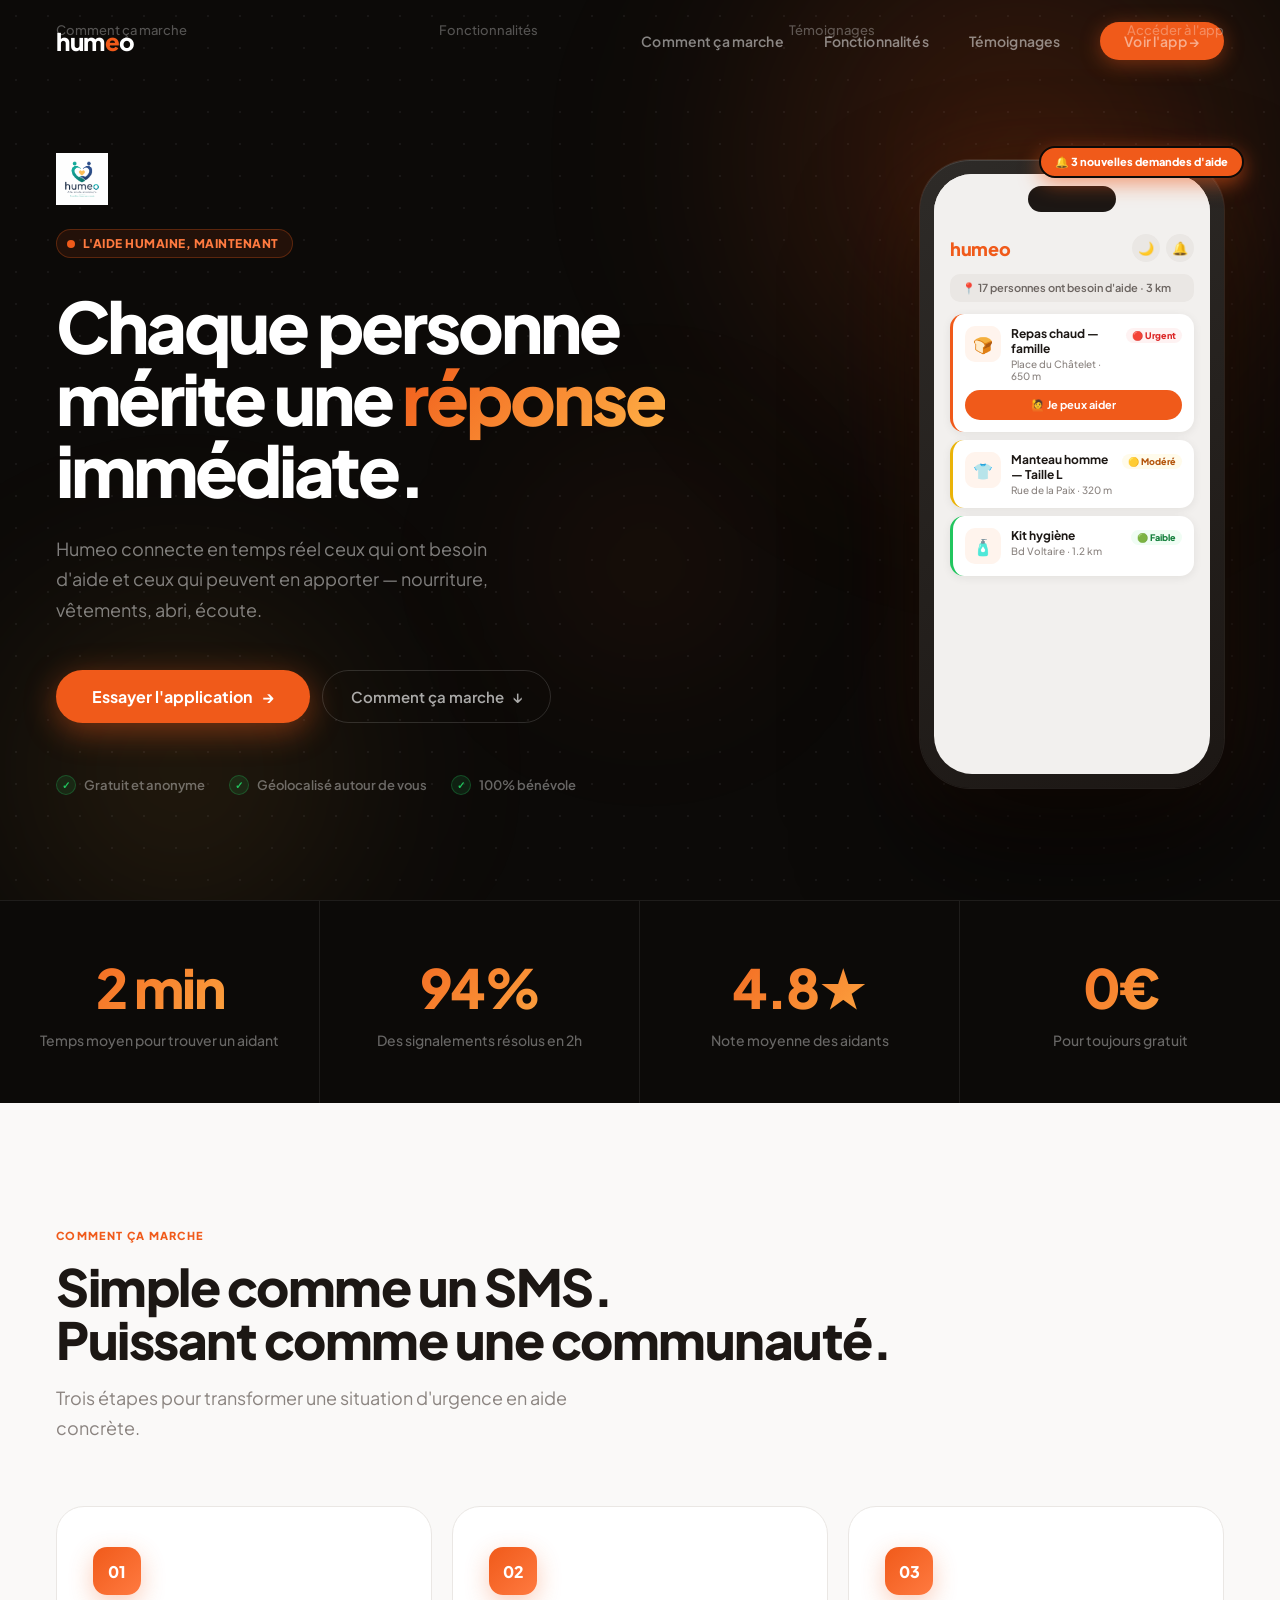
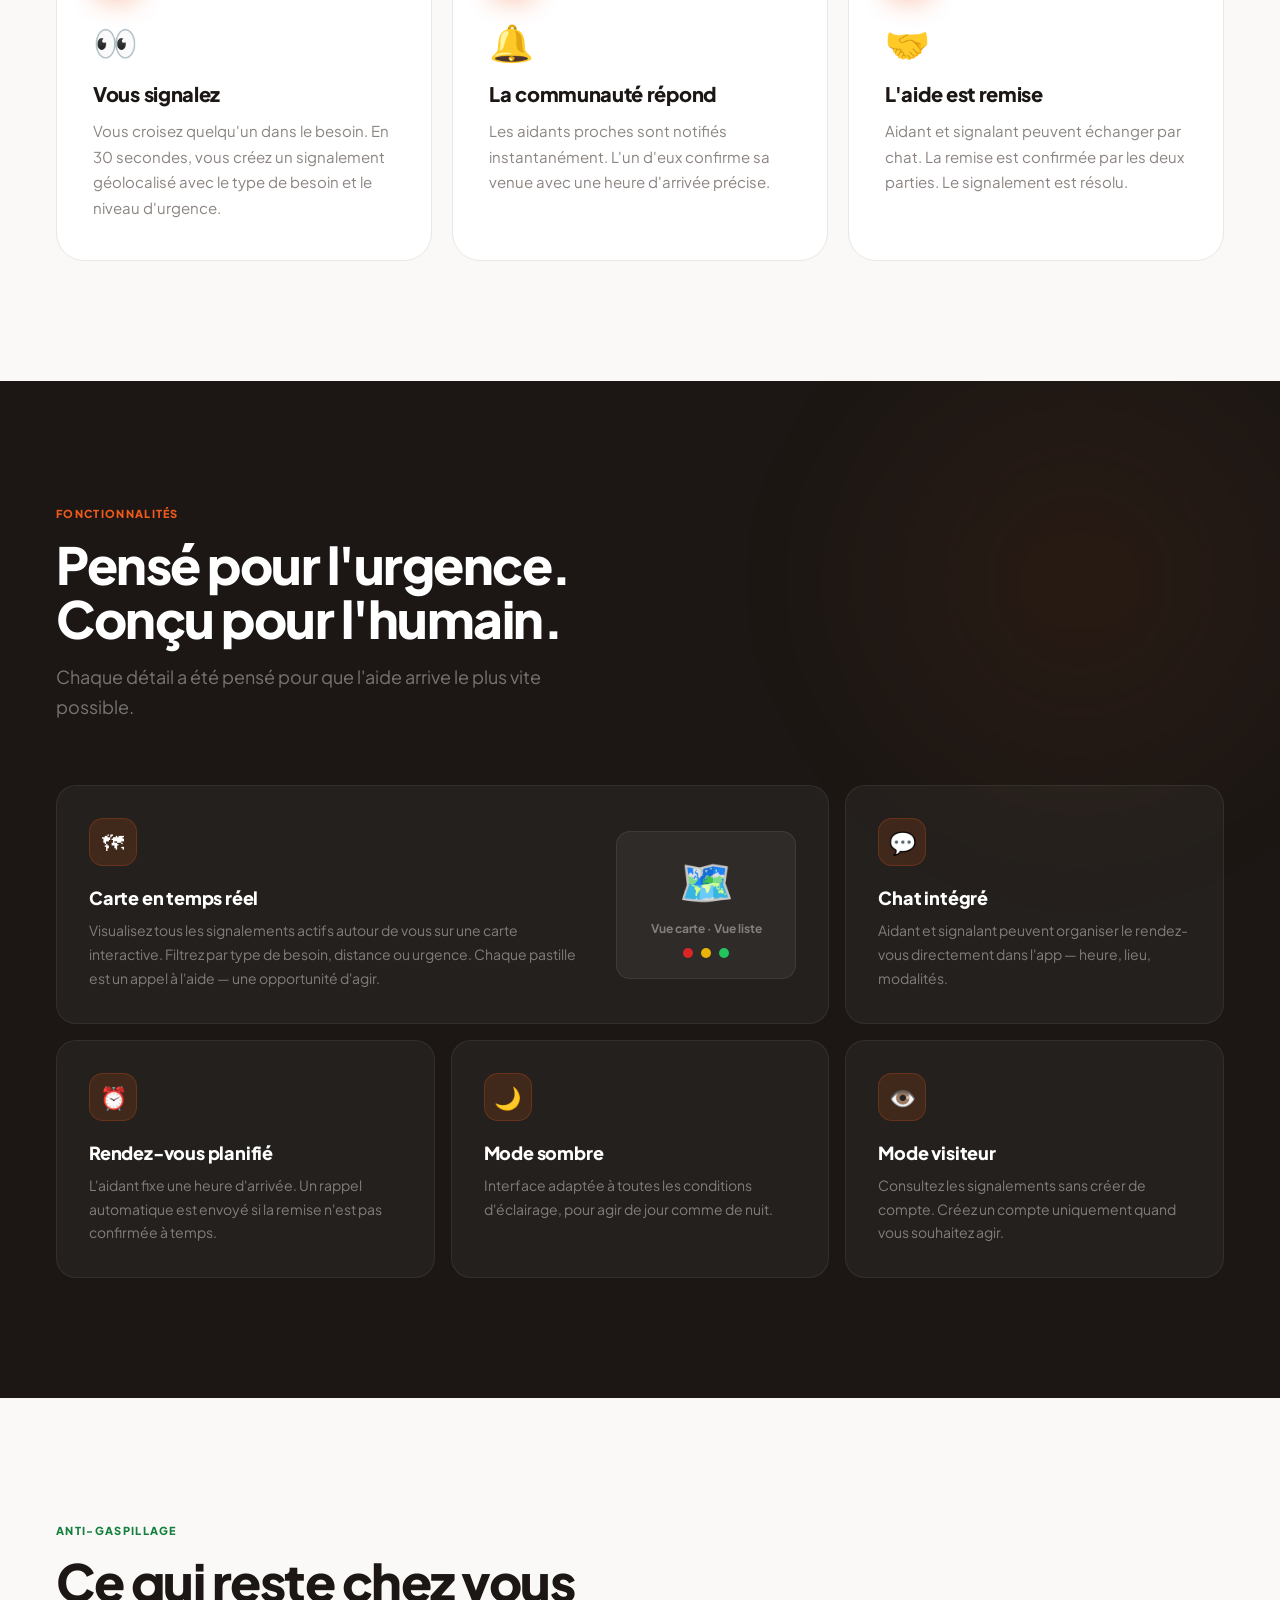
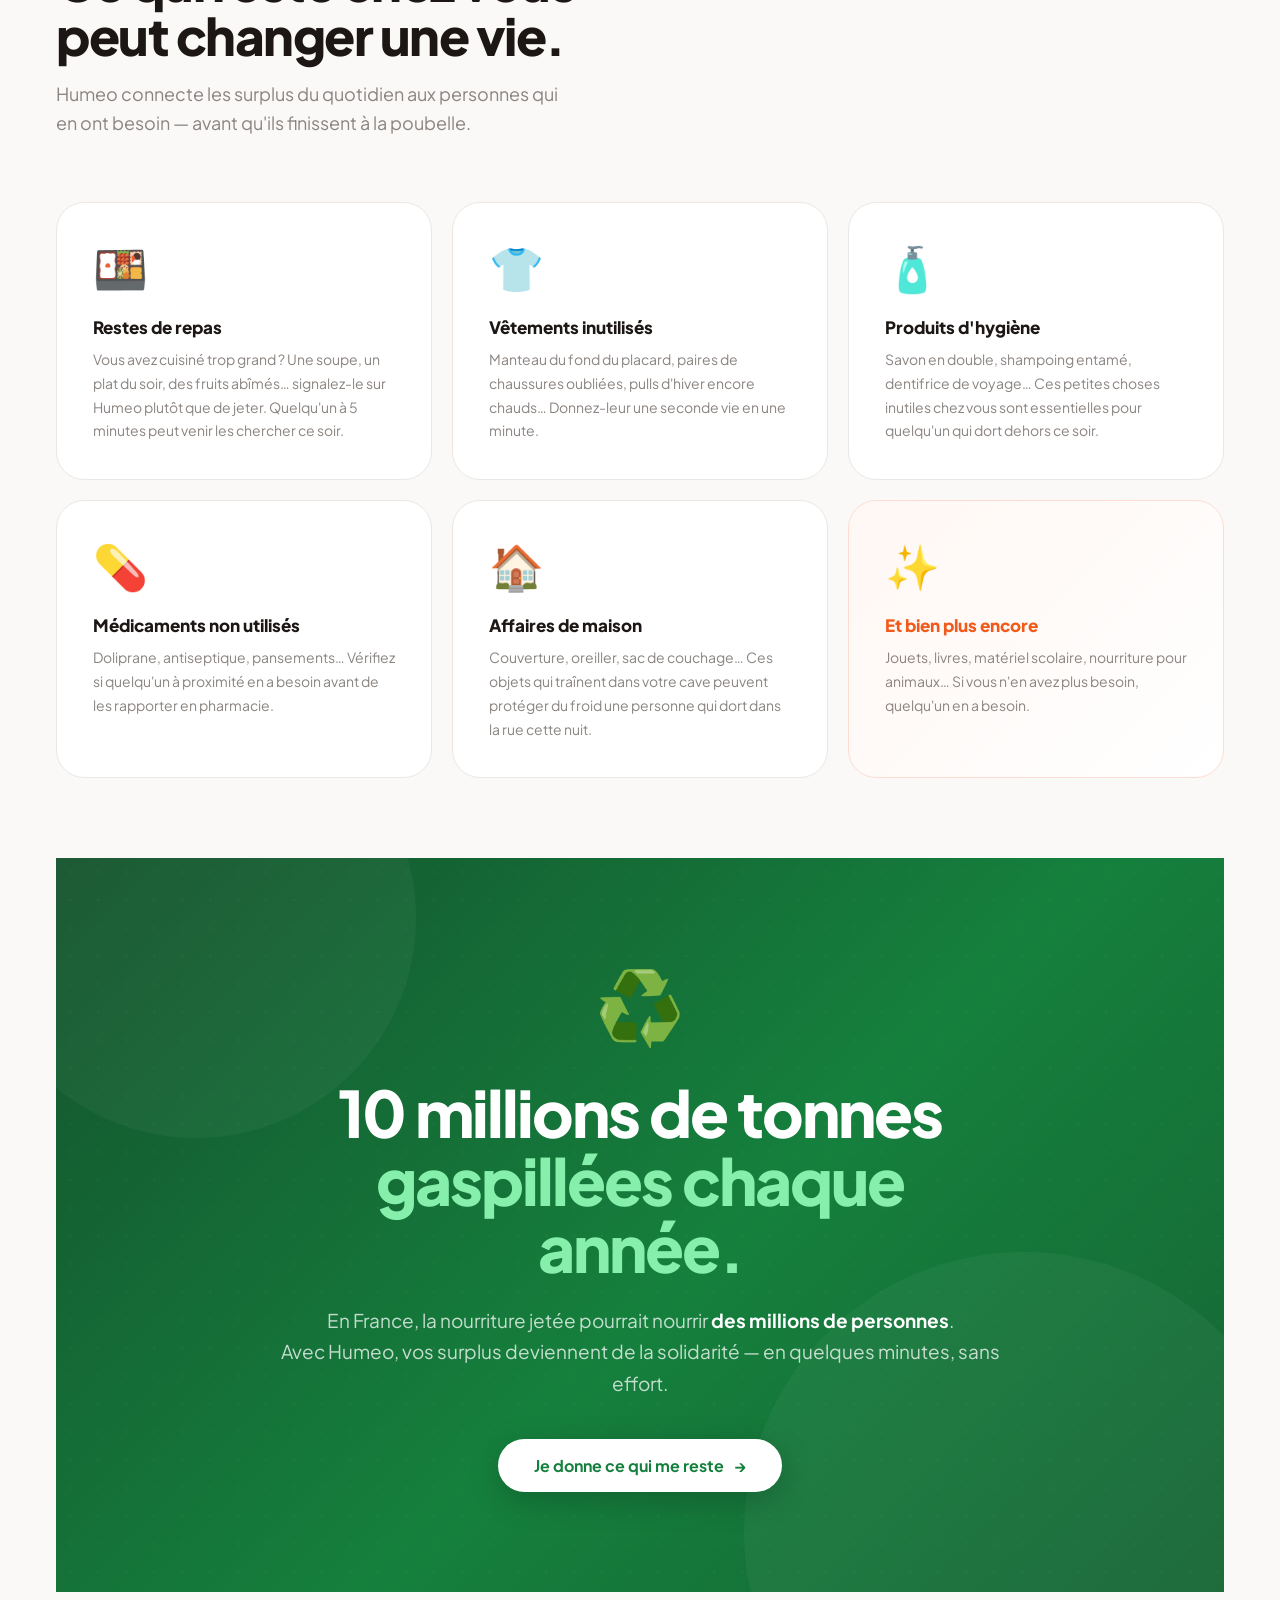
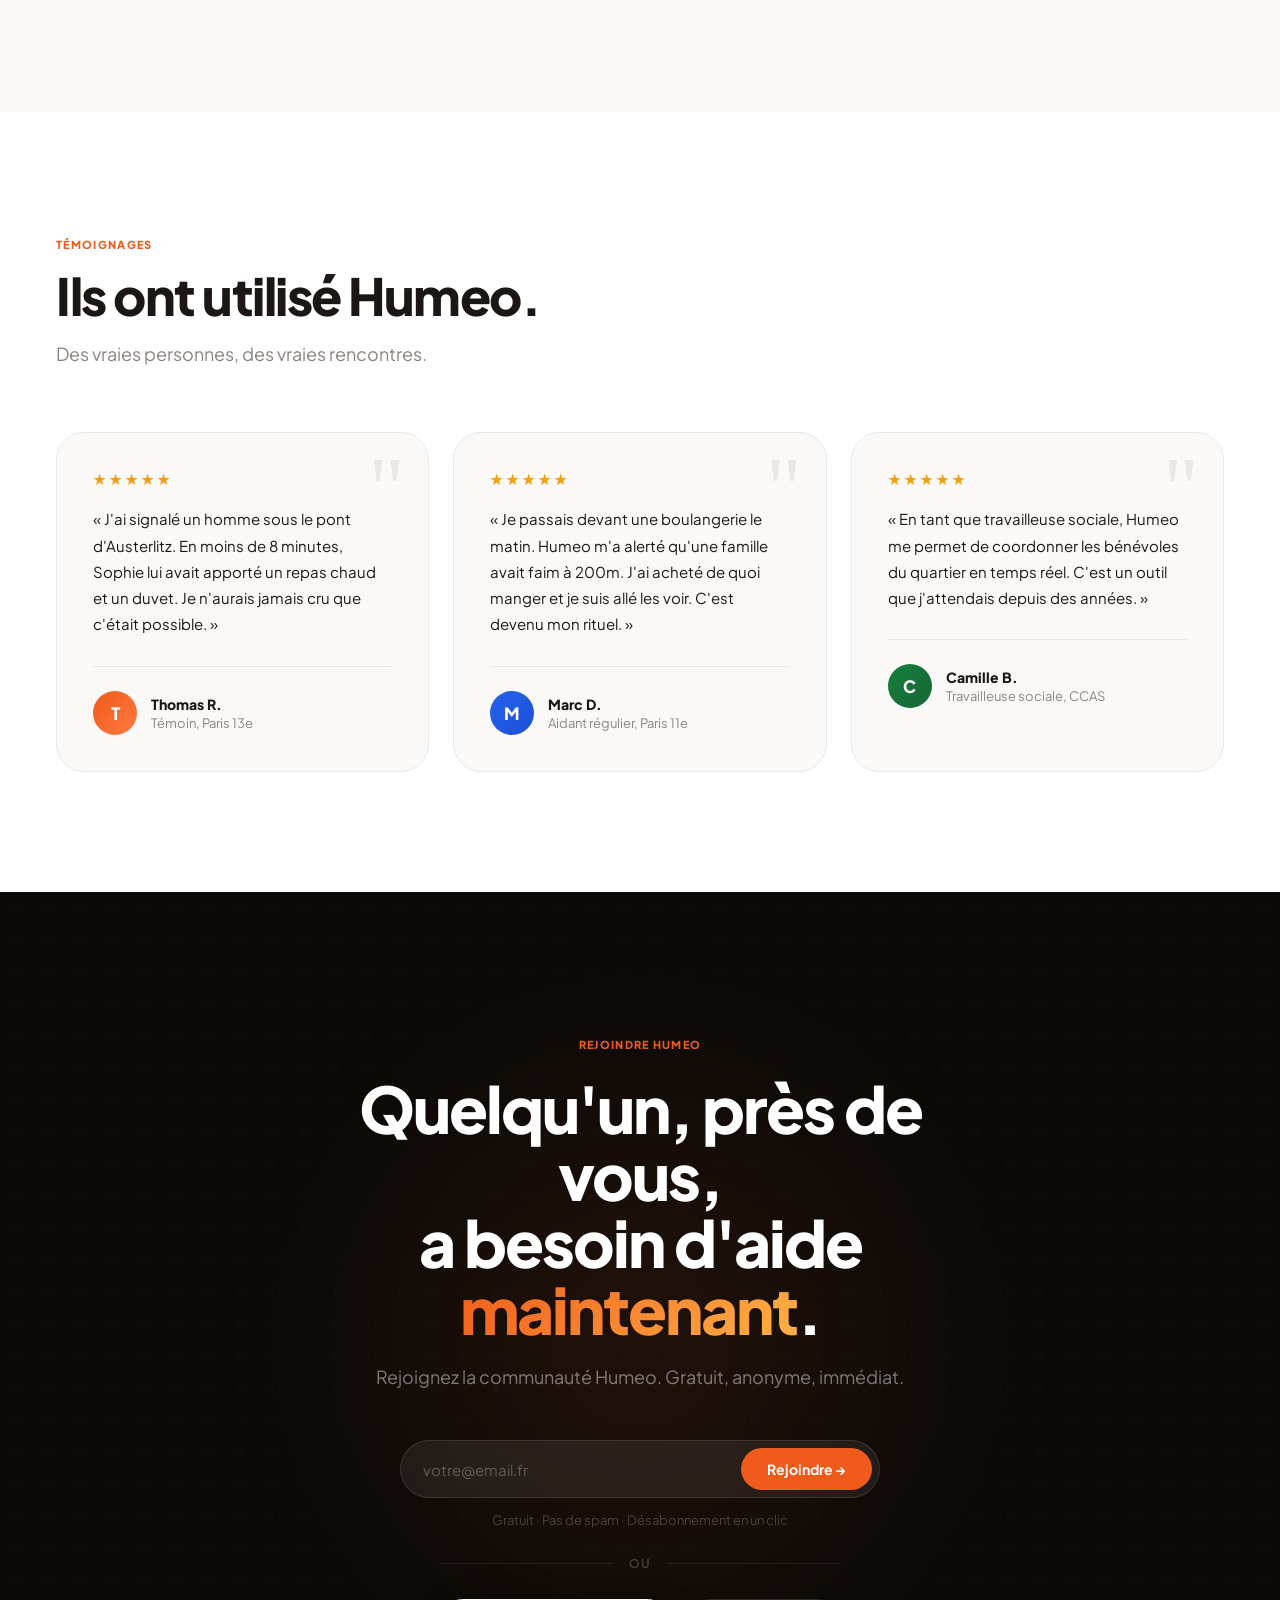
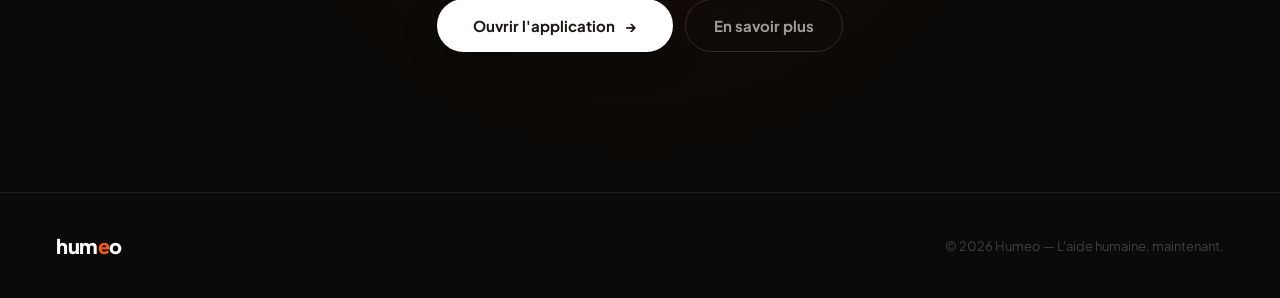
<file: app.html>
<!DOCTYPE html>
<html lang="fr">
<head>
  <meta charset="UTF-8">
  <meta name="viewport" content="width=device-width, initial-scale=1.0">
  <title>Humeo — L'aide humaine, maintenant</title>
  <meta name="description" content="Humeo connecte en temps réel ceux qui ont besoin d'aide avec ceux qui peuvent en apporter — nourriture, vêtements, abri, écoute. Gratuit, anonyme et 100% bénévole.">
  <meta name="robots" content="index, follow">
  <meta property="og:type" content="website">
  <meta property="og:title" content="Humeo — L'aide humaine, maintenant">
  <meta property="og:description" content="Connectez-vous avec ceux qui ont besoin d'aide autour de vous. Gratuit et anonyme.">
  <meta property="og:image" content="humeo.png">
  <meta property="og:locale" content="fr_FR">
  <meta name="twitter:card" content="summary_large_image">
  <meta name="twitter:title" content="Humeo — L'aide humaine, maintenant">
  <meta name="twitter:image" content="humeo.png">
  <link rel="icon" href="data:image/svg+xml,<svg xmlns='http://www.w3.org/2000/svg' viewBox='0 0 100 100'><text y='.9em' font-size='90'>🤝</text></svg>">
  <link rel="preconnect" href="https://fonts.googleapis.com">
  <link rel="preconnect" href="https://fonts.gstatic.com" crossorigin>
  <link href="https://fonts.googleapis.com/css2?family=Plus+Jakarta+Sans:wght@300;400;500;600;700;800;900&display=swap" rel="stylesheet">

  <style>
    *, *::before, *::after { box-sizing: border-box; margin: 0; padding: 0; }

    :root {
      --night:    #0C0A08;
      --dark:     #1C1714;
      --primary:  #F05A1A;
      --primary-l:#FF7A40;
      --amber:    #FFB347;
      --cream:    #FAF9F8;
      --white:    #FFFFFF;
      --muted:    #8B8480;
      --border:   rgba(255,255,255,.08);
      --borderl:  #EAE7E4;
      --r:        20px;
      --rl:       28px;
    }

    html { scroll-behavior: smooth; }
    body { font-family: 'Plus Jakarta Sans', sans-serif; background: var(--night); color: #fff; overflow-x: hidden; }

    /* ── PROGRESS BAR ── */
    #prog {
      position: fixed; top: 0; left: 0; z-index: 9999;
      height: 3px; width: 0%;
      background: linear-gradient(90deg, var(--primary), var(--amber));
      transition: width .08s linear;
      pointer-events: none;
    }

    /* ── SKIP ── */
    .skip { position: absolute; top: -100px; left: 16px; background: var(--primary); color: #fff; padding: 8px 16px; border-radius: 8px; font-weight: 700; font-size: 14px; text-decoration: none; z-index: 9999; transition: top .2s; }
    .skip:focus { top: 16px; }
    :focus-visible { outline: 2px solid var(--primary); outline-offset: 3px; border-radius: 4px; }

    /* ── NAV ── */
    nav {
      position: fixed; top: 0; left: 0; right: 0; z-index: 100;
      padding: 22px 56px;
      display: flex; align-items: center; justify-content: space-between;
      transition: padding .4s, background .4s, box-shadow .4s;
    }
    nav.scrolled {
      padding: 14px 56px;
      background: rgba(12,10,8,.92);
      backdrop-filter: blur(24px);
      -webkit-backdrop-filter: blur(24px);
      border-bottom: 1px solid var(--border);
      box-shadow: 0 8px 40px rgba(0,0,0,.35);
    }
    .nav-logo { font-size: 24px; font-weight: 900; letter-spacing: -.5px; text-decoration: none; color: #fff; }
    .nav-logo span { color: var(--primary); }
    .nav-links { display: flex; gap: 40px; align-items: center; }
    .nav-links a { font-size: 14px; font-weight: 600; color: rgba(255,255,255,.5); text-decoration: none; transition: color .2s; letter-spacing: .01em; }
    .nav-links a:hover { color: #fff; }
    .nav-cta { background: var(--primary); color: #fff; padding: 10px 24px; border-radius: 999px; font-size: 14px; font-weight: 700; text-decoration: none; transition: background .2s, transform .15s, box-shadow .2s; box-shadow: 0 4px 20px rgba(240,90,26,.4); }
    .nav-cta:hover { background: var(--primary-l); transform: translateY(-1px); box-shadow: 0 8px 28px rgba(240,90,26,.55); }

    .hamburger { display: none; flex-direction: column; gap: 5px; cursor: pointer; padding: 6px; border: none; background: none; border-radius: 6px; }
    .hamburger span { width: 22px; height: 2px; background: #fff; border-radius: 2px; transition: transform .3s, opacity .3s; display: block; }
    .hamburger[aria-expanded="true"] span:nth-child(1) { transform: rotate(45deg) translate(5px, 5px); }
    .hamburger[aria-expanded="true"] span:nth-child(2) { opacity: 0; transform: scaleX(0); }
    .hamburger[aria-expanded="true"] span:nth-child(3) { transform: rotate(-45deg) translate(5px, -5px); }

    /* ══════════════════════════════════════════
       HERO
    ══════════════════════════════════════════ */
    .hero {
      min-height: 100vh;
      background: var(--night);
      position: relative; overflow: hidden;
      display: flex; align-items: center;
    }
    /* dot grid */
    .hero::before {
      content: '';
      position: absolute; inset: 0;
      background-image: radial-gradient(circle, rgba(255,255,255,.055) 1px, transparent 1px);
      background-size: 32px 32px;
      pointer-events: none;
    }
    .blob {
      position: absolute; border-radius: 50%;
      filter: blur(80px); pointer-events: none;
    }
    .blob-1 { width: 760px; height: 760px; background: radial-gradient(circle, rgba(240,90,26,.22) 0%, transparent 70%); top: -220px; right: -120px; animation: bdrift 14s ease-in-out infinite; }
    .blob-2 { width: 520px; height: 520px; background: radial-gradient(circle, rgba(255,179,71,.12) 0%, transparent 70%); bottom: -130px; left: -80px; animation: bdrift 18s ease-in-out infinite reverse; }
    .blob-3 { width: 320px; height: 320px; background: radial-gradient(circle, rgba(240,90,26,.1) 0%, transparent 70%); top: 45%; left: 38%; animation: bdrift 9s ease-in-out infinite; }
    @keyframes bdrift { 0%,100%{transform:translate(0,0) scale(1)} 33%{transform:translate(24px,-44px) scale(1.04)} 66%{transform:translate(-18px,28px) scale(.97)} }

    .hero-inner {
      position: relative; z-index: 2;
      max-width: 1280px; margin: 0 auto;
      padding: 148px 56px 100px;
      display: flex; align-items: center; gap: 80px; width: 100%;
    }
    .hero-content { flex: 1; }

    .hero-badge {
      display: inline-flex; align-items: center; gap: 8px;
      background: rgba(240,90,26,.1); border: 1px solid rgba(240,90,26,.28);
      color: var(--primary-l);
      padding: 6px 14px 6px 10px; border-radius: 999px;
      font-size: 12px; font-weight: 800; letter-spacing: .04em; text-transform: uppercase;
      margin-bottom: 32px;
      animation: sup .9s ease both;
    }
    .badge-dot { width: 8px; height: 8px; border-radius: 50%; background: var(--primary); flex-shrink: 0; animation: bdot 2s infinite; }
    @keyframes bdot { 0%,100%{box-shadow:0 0 0 0 rgba(240,90,26,.5)} 50%{box-shadow:0 0 0 5px rgba(240,90,26,0)} }

    .hero-title {
      font-size: clamp(46px, 5.5vw, 86px);
      font-weight: 900; line-height: 1.02; letter-spacing: -3px;
      color: #fff; margin-bottom: 28px;
      animation: sup .9s .1s ease both;
    }
    .gt {
      background: linear-gradient(135deg, #F05A1A 0%, #FFB347 100%);
      -webkit-background-clip: text; -webkit-text-fill-color: transparent;
      background-clip: text;
    }

    .hero-sub {
      font-size: 18px; color: rgba(255,255,255,.48);
      line-height: 1.7; max-width: 480px; margin-bottom: 44px;
      animation: sup .9s .2s ease both;
    }
    .hero-ctas {
      display: flex; gap: 12px; align-items: center; flex-wrap: wrap;
      margin-bottom: 52px;
      animation: sup .9s .3s ease both;
    }
    .btn-glow {
      background: var(--primary); color: #fff;
      padding: 16px 36px; border-radius: 999px;
      font-size: 16px; font-weight: 700;
      text-decoration: none;
      display: inline-flex; align-items: center; gap: 10px;
      transition: background .2s, transform .2s, box-shadow .2s;
      box-shadow: 0 8px 32px rgba(240,90,26,.45);
      animation: bglow 3s ease-in-out infinite;
    }
    .btn-glow:hover { background: var(--primary-l); transform: translateY(-3px); box-shadow: 0 16px 48px rgba(240,90,26,.6); }
    @keyframes bglow { 0%,100%{box-shadow:0 8px 32px rgba(240,90,26,.45)} 50%{box-shadow:0 8px 52px rgba(240,90,26,.7),0 0 64px rgba(240,90,26,.15)} }
    .btn-outline-dark {
      color: rgba(255,255,255,.65); font-size: 15px; font-weight: 600;
      text-decoration: none; display: inline-flex; align-items: center; gap: 8px;
      border: 1px solid rgba(255,255,255,.14); padding: 16px 28px; border-radius: 999px;
      transition: color .2s, border-color .2s, background .2s;
    }
    .btn-outline-dark:hover { color: #fff; border-color: rgba(255,255,255,.3); background: rgba(255,255,255,.05); }

    .hero-trust { display: flex; gap: 24px; flex-wrap: wrap; animation: sup .9s .4s ease both; }
    .trust-pill { display: flex; align-items: center; gap: 8px; font-size: 13px; font-weight: 600; color: rgba(255,255,255,.38); }
    .trust-check { width: 20px; height: 20px; border-radius: 50%; background: rgba(34,197,94,.12); border: 1px solid rgba(34,197,94,.28); display: flex; align-items: center; justify-content: center; font-size: 10px; color: #22C55E; flex-shrink: 0; }

    /* Phone */
    .hero-visual { flex-shrink: 0; position: relative; animation: sup .9s .25s ease both; }
    .phone-frame {
      width: 304px; height: 628px;
      background: linear-gradient(150deg, #2E2B28 0%, #1C1714 100%);
      border-radius: 50px; padding: 14px;
      box-shadow: 0 0 0 1px rgba(255,255,255,.09), 0 60px 120px rgba(0,0,0,.65), 0 0 100px rgba(240,90,26,.14), inset 0 1px 0 rgba(255,255,255,.12);
      animation: pfloat 6s ease-in-out infinite;
    }
    @keyframes pfloat { 0%,100%{transform:translateY(0) rotate(-1.5deg)} 50%{transform:translateY(-20px) rotate(-1.5deg)} }
    .phone-screen-wrap { width: 100%; height: 100%; background: #F2F0EE; border-radius: 38px; overflow: hidden; }
    .phone-status-bar { height: 46px; background: #F2F0EE; display: flex; align-items: flex-end; justify-content: center; padding-bottom: 8px; }
    .phone-pill { width: 88px; height: 26px; background: var(--dark); border-radius: 999px; }
    .phone-body { padding: 14px 16px 16px; }
    .phone-topbar { display: flex; justify-content: space-between; align-items: center; margin-bottom: 12px; }
    .phone-appname { font-size: 18px; font-weight: 900; color: var(--primary); letter-spacing: -.3px; }
    .phone-icons { display: flex; gap: 6px; }
    .phone-icon-btn { width: 28px; height: 28px; border-radius: 50%; background: #EAE7E4; display: flex; align-items: center; justify-content: center; font-size: 13px; }
    .phone-location { display: flex; align-items: center; gap: 6px; background: #EAE7E4; border-radius: 10px; padding: 7px 12px; margin-bottom: 12px; font-size: 11px; font-weight: 600; color: #6B6460; }
    .pcard { background: #fff; border-radius: 14px; padding: 12px; margin-bottom: 8px; box-shadow: 0 2px 10px rgba(28,23,20,.07); border-left: 3px solid var(--primary); }
    .pcard--y { border-left-color: #EAB308; }
    .pcard--g { border-left-color: #22C55E; }
    .pcard-row { display: flex; align-items: flex-start; gap: 10px; }
    .pcard-icon { width: 36px; height: 36px; background: #FFF4ED; border-radius: 10px; display: flex; align-items: center; justify-content: center; font-size: 16px; flex-shrink: 0; }
    .pcard-text { flex: 1; min-width: 0; }
    .pcard-title { font-size: 12px; font-weight: 700; color: var(--dark); margin-bottom: 2px; }
    .pcard-sub { font-size: 10px; color: var(--muted); font-weight: 500; }
    .pcard-tag { font-size: 9px; font-weight: 800; padding: 2px 6px; border-radius: 999px; background: #FEF2F2; color: #DC2626; white-space: nowrap; flex-shrink: 0; margin-top: 2px; }
    .pcard-btn { margin-top: 8px; background: var(--primary); color: #fff; border: none; border-radius: 999px; padding: 8px 0; font-size: 11px; font-weight: 700; width: 100%; cursor: pointer; font-family: inherit; }

    .phone-notif-float {
      position: absolute; top: -14px; right: -20px;
      background: var(--primary); color: #fff;
      border-radius: 999px; padding: 7px 14px;
      font-size: 11px; font-weight: 800;
      box-shadow: 0 6px 20px rgba(240,90,26,.55);
      white-space: nowrap;
      animation: pfloat 4s ease-in-out infinite;
      animation-delay: -.6s;
      border: 2px solid var(--night);
    }

    @keyframes sup { from{opacity:0;transform:translateY(36px)} to{opacity:1;transform:none} }

    /* ══════════════════════════════════════════
       STATS
    ══════════════════════════════════════════ */
    .stats-section {
      background: var(--night);
      border-top: 1px solid var(--border);
    }
    .stats-grid {
      max-width: 1280px; margin: 0 auto;
      display: grid; grid-template-columns: repeat(4,1fr);
    }
    .stat-card {
      padding: 52px 32px; text-align: center;
      border-right: 1px solid var(--border);
      position: relative; transition: background .3s;
    }
    .stat-card::after { content:''; position:absolute; bottom:0; left:50%; transform:translateX(-50%); width:0; height:3px; background:linear-gradient(90deg,var(--primary),var(--amber)); border-radius:2px; transition:width .4s; }
    .stat-card:hover::after { width:70%; }
    .stat-card:last-child { border-right: none; }
    .stat-num {
      font-size: 54px; font-weight: 900; letter-spacing: -2px;
      background: linear-gradient(135deg, #F05A1A, #FFB347);
      -webkit-background-clip: text; -webkit-text-fill-color: transparent;
      background-clip: text; display: block;
      margin-bottom: 10px; transition: transform .2s;
    }
    .stat-card:hover .stat-num { transform: scale(1.06); }
    .stat-label { font-size: 14px; color: rgba(255,255,255,.38); font-weight: 500; line-height: 1.4; }

    /* ══════════════════════════════════════════
       HOW IT WORKS
    ══════════════════════════════════════════ */
    .how-section { background: var(--cream); padding: 120px 56px; }
    .how-inner { max-width: 1280px; margin: 0 auto; }
    .eyebrow { display: inline-block; font-size: 11px; font-weight: 800; letter-spacing: .12em; text-transform: uppercase; color: var(--primary); margin-bottom: 18px; }
    .eyebrow--green { color: #15803D; }
    .s-title { font-size: clamp(34px, 4vw, 54px); font-weight: 900; letter-spacing: -1.5px; line-height: 1.05; color: var(--dark); margin-bottom: 16px; }
    .s-sub { font-size: 18px; color: var(--muted); line-height: 1.65; max-width: 520px; margin-bottom: 64px; }

    .how-grid { display: grid; grid-template-columns: repeat(3,1fr); gap: 20px; }
    .how-card {
      background: #fff; border-radius: var(--rl); padding: 40px 36px;
      border: 1px solid var(--borderl);
      transition: transform .3s, box-shadow .3s;
    }
    .how-card:hover { transform: translateY(-8px); box-shadow: 0 32px 64px rgba(28,23,20,.1); }
    .how-step-num {
      width: 48px; height: 48px; border-radius: 14px;
      background: linear-gradient(135deg, var(--primary), var(--primary-l));
      color: #fff; font-size: 16px; font-weight: 900;
      display: flex; align-items: center; justify-content: center;
      margin-bottom: 24px;
      box-shadow: 0 8px 24px rgba(240,90,26,.3);
    }
    .how-icon { font-size: 36px; margin-bottom: 16px; }
    .how-title { font-size: 20px; font-weight: 800; color: var(--dark); margin-bottom: 12px; letter-spacing: -.3px; }
    .how-desc { font-size: 15px; color: var(--muted); line-height: 1.7; }

    /* ══════════════════════════════════════════
       FEATURES (dark)
    ══════════════════════════════════════════ */
    .feat-section {
      background: var(--dark); padding: 120px 56px;
      position: relative; overflow: hidden;
    }
    .feat-section::after {
      content:''; position:absolute;
      width:600px; height:600px;
      background:radial-gradient(circle,rgba(240,90,26,.07) 0%,transparent 70%);
      top:-100px; right:-100px;
      filter:blur(60px); pointer-events:none;
    }
    .feat-inner { max-width: 1280px; margin: 0 auto; position: relative; z-index: 1; }
    .feat-section .s-title { color: #fff; }
    .feat-section .s-sub { color: rgba(255,255,255,.4); }

    .feat-grid {
      display: grid; grid-template-columns: repeat(3,1fr);
      gap: 16px;
    }
    .feat-card {
      background: rgba(255,255,255,.04);
      border: 1px solid rgba(255,255,255,.07);
      border-radius: var(--r); padding: 32px;
      transition: background .3s, border-color .3s, transform .3s;
    }
    .feat-card:hover { background: rgba(255,255,255,.07); border-color: rgba(255,255,255,.13); transform: translateY(-4px); }
    .feat-card--wide { grid-column: span 2; display: flex; gap: 36px; align-items: center; }
    .feat-icon {
      width: 48px; height: 48px; border-radius: 14px;
      background: rgba(240,90,26,.14); border: 1px solid rgba(240,90,26,.22);
      display: flex; align-items: center; justify-content: center;
      font-size: 22px; margin-bottom: 20px; flex-shrink: 0;
    }
    .feat-title { font-size: 18px; font-weight: 800; color: #fff; margin-bottom: 10px; letter-spacing: -.2px; }
    .feat-desc { font-size: 14px; color: rgba(255,255,255,.42); line-height: 1.7; }
    .feat-preview {
      min-width: 180px; background: rgba(255,255,255,.05);
      border: 1px solid rgba(255,255,255,.07);
      border-radius: 14px; padding: 20px; text-align: center;
    }
    .feat-dots { display: flex; gap: 8px; justify-content: center; margin-top: 12px; }
    .feat-dot { width: 10px; height: 10px; border-radius: 50%; }

    /* ══════════════════════════════════════════
       ANTI-GASPILLAGE
    ══════════════════════════════════════════ */
    .waste-section { background: var(--cream); padding: 120px 56px; }
    .waste-inner { max-width: 1280px; margin: 0 auto; }
    .waste-grid { display: grid; grid-template-columns: repeat(3,1fr); gap: 20px; margin-top: 64px; }
    .waste-card {
      background: #fff; border-radius: var(--rl); padding: 36px;
      border: 1px solid var(--borderl);
      position: relative; overflow: hidden;
      transition: transform .3s, box-shadow .3s;
    }
    .waste-card::before { content:''; position:absolute; top:0; left:0; right:0; height:3px; background:linear-gradient(90deg,#15803D,#22C55E); border-radius:var(--rl) var(--rl) 0 0; opacity:0; transition:opacity .3s; }
    .waste-card:hover { transform: translateY(-6px); box-shadow: 0 24px 56px rgba(28,23,20,.08); }
    .waste-card:hover::before { opacity: 1; }
    .waste-emoji { font-size: 44px; display: block; margin-bottom: 20px; }
    .waste-title { font-size: 17px; font-weight: 800; color: var(--dark); margin-bottom: 10px; }
    .waste-desc { font-size: 14px; color: var(--muted); line-height: 1.7; }

    /* ══════════════════════════════════════════
       IMPACT BANNER
    ══════════════════════════════════════════ */
    .impact-banner {
      background: linear-gradient(135deg, #14532d 0%, #15803D 55%, #166534 100%);
      padding: 100px 56px; text-align: center;
      position: relative; overflow: hidden;
    }
    .impact-banner::before {
      content:''; position:absolute; inset:0;
      background-image:radial-gradient(circle,rgba(255,255,255,.04) 1px,transparent 1px);
      background-size:28px 28px;
    }
    .impact-orb { position:absolute; border-radius:50%; background:rgba(255,255,255,.04); pointer-events:none; }
    .impact-orb-1 { width:440px; height:440px; top:-160px; left:-80px; }
    .impact-orb-2 { width:560px; height:560px; bottom:-220px; right:-80px; }
    .impact-inner { position:relative; z-index:1; max-width:740px; margin:0 auto; }
    .impact-emoji { font-size:72px; display:block; margin-bottom:28px; }
    .impact-title { font-size:clamp(40px,5vw,68px); font-weight:900; color:#fff; letter-spacing:-2px; line-height:1.05; margin-bottom:24px; }
    .impact-title span { color:#86efac; }
    .impact-sub { font-size:19px; color:rgba(255,255,255,.75); line-height:1.65; margin-bottom:40px; }
    .btn-impact { display:inline-flex; align-items:center; gap:10px; background:#fff; color:#15803D; font-weight:700; font-size:16px; padding:16px 36px; border-radius:999px; text-decoration:none; transition:transform .2s,box-shadow .2s; box-shadow:0 8px 32px rgba(0,0,0,.2); }
    .btn-impact:hover { transform:translateY(-3px); box-shadow:0 16px 48px rgba(0,0,0,.3); }

    /* ══════════════════════════════════════════
       TESTIMONIALS
    ══════════════════════════════════════════ */
    .testi-section { background: #fff; padding: 120px 56px; }
    .testi-inner { max-width: 1280px; margin: 0 auto; }
    .testi-grid { display: grid; grid-template-columns: repeat(3,1fr); gap: 24px; margin-top: 64px; }
    .testi-card {
      background: var(--cream); border-radius: var(--rl); padding: 36px;
      border: 1px solid var(--borderl);
      position: relative; transition: transform .3s, box-shadow .3s;
    }
    .testi-card:hover { transform: translateY(-6px); box-shadow: 0 32px 64px rgba(28,23,20,.08); }
    .testi-card::before { content:'"'; position:absolute; top:12px; right:24px; font-size:88px; line-height:1; color:var(--borderl); font-family:Georgia,serif; }
    .testi-stars { display:flex; gap:3px; margin-bottom:18px; }
    .testi-star { color:#F59E0B; font-size:15px; }
    .testi-quote { font-size:15px; line-height:1.75; color:var(--dark); margin-bottom:28px; }
    .testi-author { display:flex; align-items:center; gap:14px; padding-top:24px; border-top:1px solid var(--borderl); }
    .testi-avatar { width:44px; height:44px; border-radius:50%; display:flex; align-items:center; justify-content:center; color:#fff; font-weight:800; font-size:17px; flex-shrink:0; }
    .testi-name { font-size:14px; font-weight:800; color:var(--dark); }
    .testi-role { font-size:13px; color:var(--muted); margin-top:2px; }

    /* ══════════════════════════════════════════
       CTA
    ══════════════════════════════════════════ */
    .cta-section {
      background: var(--night); padding: 140px 56px; text-align: center;
      position: relative; overflow: hidden;
    }
    .cta-section::before {
      content:''; position:absolute; inset:0;
      background-image:radial-gradient(circle,rgba(255,255,255,.038) 1px,transparent 1px);
      background-size:32px 32px; pointer-events:none;
    }
    .cta-blob { position:absolute; width:800px; height:800px; background:radial-gradient(circle,rgba(240,90,26,.1) 0%,transparent 65%); top:50%; left:50%; transform:translate(-50%,-50%); filter:blur(60px); pointer-events:none; }
    .cta-inner { position:relative; z-index:1; max-width:680px; margin:0 auto; }
    .cta-eyebrow { display:inline-block; font-size:11px; font-weight:800; letter-spacing:.12em; text-transform:uppercase; color:var(--primary); margin-bottom:24px; }
    .cta-title { font-size:clamp(40px,5vw,68px); font-weight:900; color:#fff; letter-spacing:-2px; line-height:1.05; margin-bottom:20px; }
    .cta-title em { font-style:normal; background:linear-gradient(135deg,#F05A1A,#FFB347); -webkit-background-clip:text; -webkit-text-fill-color:transparent; background-clip:text; }
    .cta-sub { font-size:18px; color:rgba(255,255,255,.45); margin-bottom:48px; line-height:1.6; }

    .cta-form { max-width:480px; margin:0 auto 8px; }
    .cta-form-row {
      display:flex; gap:8px;
      background:rgba(255,255,255,.07);
      border:1px solid rgba(255,255,255,.11);
      border-radius:999px; padding:7px 7px 7px 22px;
      transition:border-color .2s, box-shadow .2s;
    }
    .cta-form-row:focus-within { border-color:rgba(240,90,26,.5); box-shadow:0 0 0 4px rgba(240,90,26,.1); }
    .cta-email { flex:1; background:none; border:none; outline:none; color:#fff; font-size:15px; font-family:inherit; min-width:0; }
    .cta-email::placeholder { color:rgba(255,255,255,.28); }
    .btn-cta {
      background:var(--primary); color:#fff;
      padding:12px 26px; border-radius:999px;
      font-size:14px; font-weight:700; border:none;
      cursor:pointer; font-family:inherit;
      transition:background .2s,transform .15s;
      white-space:nowrap; flex-shrink:0;
    }
    .btn-cta:hover { background:var(--primary-l); transform:scale(1.02); }
    .form-ok { background:rgba(34,197,94,.1); border:1px solid rgba(34,197,94,.28); color:#86efac; border-radius:14px; padding:14px 20px; font-size:15px; font-weight:600; text-align:center; margin-top:10px; }
    .cta-hint { font-size:13px; color:rgba(255,255,255,.22); margin-top:14px; }

    .cta-divider { display:flex; align-items:center; gap:16px; margin:28px auto; max-width:400px; }
    .cta-divider::before,.cta-divider::after { content:''; flex:1; height:1px; background:rgba(255,255,255,.07); }
    .cta-divider span { font-size:12px; color:rgba(255,255,255,.22); font-weight:600; letter-spacing:.05em; text-transform:uppercase; }

    .cta-btns { display:flex; gap:12px; justify-content:center; flex-wrap:wrap; }
    .btn-white { background:#fff; color:var(--dark); padding:16px 36px; border-radius:999px; font-size:15px; font-weight:700; text-decoration:none; display:inline-flex; align-items:center; gap:10px; transition:transform .2s,box-shadow .2s; box-shadow:0 8px 32px rgba(0,0,0,.25); }
    .btn-white:hover { transform:translateY(-3px); box-shadow:0 16px 48px rgba(0,0,0,.35); }
    .btn-ghost-light { background:transparent; color:rgba(255,255,255,.6); padding:16px 28px; border-radius:999px; font-size:15px; font-weight:700; text-decoration:none; border:1px solid rgba(255,255,255,.13); display:inline-flex; align-items:center; gap:10px; transition:border-color .2s,color .2s,background .2s; }
    .btn-ghost-light:hover { border-color:rgba(255,255,255,.35); color:#fff; background:rgba(255,255,255,.06); }

    /* ══════════════════════════════════════════
       FOOTER
    ══════════════════════════════════════════ */
    footer { background:var(--night); border-top:1px solid var(--border); padding:40px 56px; }
    .foot-inner { max-width:1280px; margin:0 auto; display:flex; align-items:center; justify-content:space-between; flex-wrap:wrap; gap:16px; }
    .foot-logo { font-size:20px; font-weight:900; letter-spacing:-.4px; color:#fff; }
    .foot-logo span { color:var(--primary); }
    .foot-links { display:flex; gap:28px; flex-wrap:wrap; }
    .foot-links a { font-size:13px; color:rgba(255,255,255,.3); text-decoration:none; font-weight:500; transition:color .2s; }
    .foot-links a:hover { color:rgba(255,255,255,.65); }
    .foot-copy { font-size:13px; color:rgba(255,255,255,.22); }

    /* ══════════════════════════════════════════
       SCROLL REVEAL
    ══════════════════════════════════════════ */
    .r { opacity:0; transform:translateY(32px); transition:opacity .7s ease,transform .7s ease; }
    .r.v { opacity:1; transform:none; }
    .r1 { transition-delay:.1s; }
    .r2 { transition-delay:.2s; }
    .r3 { transition-delay:.3s; }
    .r4 { transition-delay:.4s; }

    /* ══════════════════════════════════════════
       RESPONSIVE — 1024px
    ══════════════════════════════════════════ */
    @media (max-width:1024px) {
      .hero-inner { gap:48px; padding:130px 40px 80px; }
      .phone-frame { width:270px; height:556px; }
      .stats-grid { padding:0 40px; }
      .how-section,.feat-section,.waste-section,.testi-section,.cta-section { padding:100px 40px; }
      .impact-banner { padding:80px 40px; }
      footer { padding:36px 40px; }
      .feat-grid { grid-template-columns:repeat(2,1fr); }
      .feat-card--wide { grid-column:span 2; }
    }

    /* ══════════════════════════════════════════
       RESPONSIVE — 900px
    ══════════════════════════════════════════ */
    @media (max-width:900px) {
      nav { padding:14px 20px; }
      nav.scrolled { padding:12px 20px; }
      .hamburger { display:flex; }
      .nav-links {
        display:none; position:absolute; top:100%; left:0; right:0;
        background:rgba(12,10,8,.97); backdrop-filter:blur(20px);
        border-bottom:1px solid var(--border);
        padding:8px 20px 20px; flex-direction:column; align-items:stretch; gap:0;
        box-shadow:0 16px 48px rgba(0,0,0,.5); z-index:200;
      }
      .nav-links.open { display:flex; }
      .nav-links a { padding:14px 0; font-size:16px; color:rgba(255,255,255,.65); border-bottom:1px solid var(--border); }
      .nav-links a:last-child { border-bottom:none; }
      .nav-cta { margin-top:10px; padding:14px; border-radius:12px; text-align:center; justify-content:center; }

      .hero-inner { flex-direction:column; padding:110px 20px 60px; gap:40px; text-align:center; }
      .hero-logo-img { margin:0 auto; }
      .hero-sub { margin:0 auto 40px; }
      .hero-ctas { justify-content:center; }
      .hero-trust { justify-content:center; }
      .hero-visual { order:-1; }
      .phone-frame { width:240px; height:496px; }

      .stats-grid { grid-template-columns:repeat(2,1fr); padding:0; }
      .stat-card { border-right:none; border-bottom:1px solid var(--border); padding:36px 20px; }
      .stat-card:nth-child(odd) { border-right:1px solid var(--border); }
      .stat-card:nth-last-child(-n+2) { border-bottom:none; }

      .how-section,.feat-section,.waste-section,.testi-section,.cta-section { padding:80px 20px; }
      .impact-banner { padding:64px 20px; }
      footer { padding:28px 20px; }

      .how-grid { grid-template-columns:1fr; gap:16px; }
      .feat-grid { grid-template-columns:1fr; }
      .feat-card--wide { grid-column:span 1; flex-direction:column; }
      .waste-grid { grid-template-columns:1fr; gap:16px; }
      .testi-grid { grid-template-columns:1fr; }

      .cta-form-row { flex-direction:column; border-radius:16px; padding:12px; gap:10px; }
      .btn-cta { border-radius:12px; padding:14px; font-size:16px; }
      .cta-form { max-width:100%; }

      .foot-inner { flex-direction:column; align-items:center; text-align:center; }
      .foot-links { justify-content:center; }
    }

    /* ══════════════════════════════════════════
       RESPONSIVE — 640px
    ══════════════════════════════════════════ */
    @media (max-width:640px) {
      .hero-inner { padding:96px 16px 48px; }
      .hero-ctas { flex-direction:column; align-items:stretch; }
      .btn-glow,.btn-outline-dark { justify-content:center; text-align:center; }
      .how-section,.feat-section,.waste-section,.testi-section,.cta-section { padding:64px 16px; }
      .impact-banner { padding:56px 16px; }
      .impact-sub { font-size:16px !important; }
      footer { padding:24px 16px; }
      .stat-num { font-size:42px; }
      .foot-links { gap:16px; }
    }

    /* ══════════════════════════════════════════
       RESPONSIVE — 480px
    ══════════════════════════════════════════ */
    @media (max-width:480px) {
      .phone-frame { width:210px; height:434px; }
      .stat-num { font-size:36px; }
      nav { padding:12px 16px; }
      nav.scrolled { padding:10px 16px; }
    }
  </style>
</head>
<body>

<div id="prog" aria-hidden="true"></div>
<a href="#main" class="skip">Aller au contenu principal</a>

<!-- ═══ NAV ═══ -->
<nav id="nav" role="navigation" aria-label="Navigation principale">
  <a href="app.html" class="nav-logo" aria-label="Humeo — accueil">hum<span>e</span>o</a>
  <button class="hamburger" id="hbg" aria-expanded="false" aria-label="Ouvrir le menu" aria-controls="navlinks">
    <span></span><span></span><span></span>
  </button>
  <div class="nav-links" id="navlinks">
    <a href="#comment">Comment ça marche</a>
    <a href="#fonctionnalites">Fonctionnalités</a>
    <a href="#temoignages">Témoignages</a>
    <a href="index.html" class="nav-cta">Voir l'app →</a>
  </div>
</nav>

<main id="main">

<!-- ═══ HERO ═══ -->
<section class="hero" aria-label="Introduction">
  <div class="blob blob-1" aria-hidden="true"></div>
  <div class="blob blob-2" aria-hidden="true"></div>
  <div class="blob blob-3" aria-hidden="true"></div>

  <div class="hero-inner">
    <div class="hero-content">
      <img src="humeo.png" alt="Humeo" class="hero-logo-img" style="height:52px;width:auto;margin-bottom:24px;display:block;">
      <div class="hero-badge">
        <span class="badge-dot" aria-hidden="true"></span>
        L'aide humaine, maintenant
      </div>
      <h1 class="hero-title">
        Chaque personne<br>mérite une <span class="gt">réponse</span><br>immédiate.
      </h1>
      <p class="hero-sub">
        Humeo connecte en temps réel ceux qui ont besoin d'aide et ceux qui peuvent en apporter — nourriture, vêtements, abri, écoute.
      </p>
      <div class="hero-ctas">
        <a href="index.html" class="btn-glow">Essayer l'application <span aria-hidden="true">→</span></a>
        <a href="#comment" class="btn-outline-dark">Comment ça marche <span aria-hidden="true">↓</span></a>
      </div>
      <div class="hero-trust" aria-label="Points clés">
        <div class="trust-pill"><div class="trust-check" aria-hidden="true">✓</div>Gratuit et anonyme</div>
        <div class="trust-pill"><div class="trust-check" aria-hidden="true">✓</div>Géolocalisé autour de vous</div>
        <div class="trust-pill"><div class="trust-check" aria-hidden="true">✓</div>100% bénévole</div>
      </div>
    </div>

    <div class="hero-visual" aria-hidden="true">
      <div class="phone-notif-float">🔔 3 nouvelles demandes d'aide</div>
      <div class="phone-frame">
        <div class="phone-screen-wrap">
          <div class="phone-status-bar"><div class="phone-pill"></div></div>
          <div class="phone-body">
            <div class="phone-topbar">
              <div class="phone-appname">humeo</div>
              <div class="phone-icons">
                <div class="phone-icon-btn">🌙</div>
                <div class="phone-icon-btn">🔔</div>
              </div>
            </div>
            <div class="phone-location">📍 17 personnes ont besoin d'aide · 3 km</div>
            <div class="pcard">
              <div class="pcard-row">
                <div class="pcard-icon">🍞</div>
                <div class="pcard-text">
                  <div class="pcard-title">Repas chaud — famille</div>
                  <div class="pcard-sub">Place du Châtelet · 650 m</div>
                </div>
                <div class="pcard-tag">🔴 Urgent</div>
              </div>
              <button class="pcard-btn">🙋 Je peux aider</button>
            </div>
            <div class="pcard pcard--y">
              <div class="pcard-row">
                <div class="pcard-icon">👕</div>
                <div class="pcard-text">
                  <div class="pcard-title">Manteau homme — Taille L</div>
                  <div class="pcard-sub">Rue de la Paix · 320 m</div>
                </div>
                <div class="pcard-tag" style="background:#FFFBEB;color:#B45309;">🟡 Modéré</div>
              </div>
            </div>
            <div class="pcard pcard--g">
              <div class="pcard-row">
                <div class="pcard-icon">🧴</div>
                <div class="pcard-text">
                  <div class="pcard-title">Kit hygiène</div>
                  <div class="pcard-sub">Bd Voltaire · 1.2 km</div>
                </div>
                <div class="pcard-tag" style="background:#F0FDF4;color:#15803D;">🟢 Faible</div>
              </div>
            </div>
          </div>
        </div>
      </div>
    </div>
  </div>
</section>

<!-- ═══ STATS ═══ -->
<div class="stats-section" aria-label="Chiffres clés">
  <div class="stats-grid">
    <div class="stat-card r">
      <span class="stat-num" data-target="2" data-suffix=" min">2 min</span>
      <div class="stat-label">Temps moyen pour trouver un aidant</div>
    </div>
    <div class="stat-card r r1">
      <span class="stat-num" data-target="94" data-suffix="%">94%</span>
      <div class="stat-label">Des signalements résolus en 2h</div>
    </div>
    <div class="stat-card r r2">
      <span class="stat-num" data-target="4.8" data-suffix="★" data-dec="1">4.8★</span>
      <div class="stat-label">Note moyenne des aidants</div>
    </div>
    <div class="stat-card r r3">
      <span class="stat-num">0€</span>
      <div class="stat-label">Pour toujours gratuit</div>
    </div>
  </div>
</div>

<!-- ═══ HOW IT WORKS ═══ -->
<section id="comment" class="how-section" aria-label="Comment ça marche">
  <div class="how-inner">
    <div class="eyebrow r">Comment ça marche</div>
    <h2 class="s-title r">Simple comme un SMS.<br>Puissant comme une communauté.</h2>
    <p class="s-sub r">Trois étapes pour transformer une situation d'urgence en aide concrète.</p>
    <div class="how-grid">
      <div class="how-card r">
        <div class="how-step-num" aria-hidden="true">01</div>
        <div class="how-icon" aria-hidden="true">👀</div>
        <h3 class="how-title">Vous signalez</h3>
        <p class="how-desc">Vous croisez quelqu'un dans le besoin. En 30 secondes, vous créez un signalement géolocalisé avec le type de besoin et le niveau d'urgence.</p>
      </div>
      <div class="how-card r r1">
        <div class="how-step-num" aria-hidden="true">02</div>
        <div class="how-icon" aria-hidden="true">🔔</div>
        <h3 class="how-title">La communauté répond</h3>
        <p class="how-desc">Les aidants proches sont notifiés instantanément. L'un d'eux confirme sa venue avec une heure d'arrivée précise.</p>
      </div>
      <div class="how-card r r2">
        <div class="how-step-num" aria-hidden="true">03</div>
        <div class="how-icon" aria-hidden="true">🤝</div>
        <h3 class="how-title">L'aide est remise</h3>
        <p class="how-desc">Aidant et signalant peuvent échanger par chat. La remise est confirmée par les deux parties. Le signalement est résolu.</p>
      </div>
    </div>
  </div>
</section>

<!-- ═══ FEATURES ═══ -->
<section id="fonctionnalites" class="feat-section" aria-label="Fonctionnalités">
  <div class="feat-inner">
    <div class="eyebrow r">Fonctionnalités</div>
    <h2 class="s-title r">Pensé pour l'urgence.<br>Conçu pour l'humain.</h2>
    <p class="s-sub r">Chaque détail a été pensé pour que l'aide arrive le plus vite possible.</p>
    <div class="feat-grid" style="margin-top:56px;">
      <div class="feat-card feat-card--wide r">
        <div>
          <div class="feat-icon" aria-hidden="true">🗺</div>
          <h3 class="feat-title">Carte en temps réel</h3>
          <p class="feat-desc">Visualisez tous les signalements actifs autour de vous sur une carte interactive. Filtrez par type de besoin, distance ou urgence. Chaque pastille est un appel à l'aide — une opportunité d'agir.</p>
        </div>
        <div class="feat-preview" aria-hidden="true">
          <div style="font-size:44px;margin-bottom:12px;">🗺️</div>
          <div style="font-size:12px;font-weight:700;color:rgba(255,255,255,.4);">Vue carte · Vue liste</div>
          <div class="feat-dots">
            <div class="feat-dot" style="background:#DC2626;"></div>
            <div class="feat-dot" style="background:#EAB308;"></div>
            <div class="feat-dot" style="background:#22C55E;"></div>
          </div>
        </div>
      </div>
      <div class="feat-card r">
        <div class="feat-icon" aria-hidden="true">💬</div>
        <h3 class="feat-title">Chat intégré</h3>
        <p class="feat-desc">Aidant et signalant peuvent organiser le rendez-vous directement dans l'app — heure, lieu, modalités.</p>
      </div>
      <div class="feat-card r r1">
        <div class="feat-icon" aria-hidden="true">⏰</div>
        <h3 class="feat-title">Rendez-vous planifié</h3>
        <p class="feat-desc">L'aidant fixe une heure d'arrivée. Un rappel automatique est envoyé si la remise n'est pas confirmée à temps.</p>
      </div>
      <div class="feat-card r">
        <div class="feat-icon" aria-hidden="true">🌙</div>
        <h3 class="feat-title">Mode sombre</h3>
        <p class="feat-desc">Interface adaptée à toutes les conditions d'éclairage, pour agir de jour comme de nuit.</p>
      </div>
      <div class="feat-card r r1">
        <div class="feat-icon" aria-hidden="true">👁️</div>
        <h3 class="feat-title">Mode visiteur</h3>
        <p class="feat-desc">Consultez les signalements sans créer de compte. Créez un compte uniquement quand vous souhaitez agir.</p>
      </div>
    </div>
  </div>
</section>

<!-- ═══ ANTI-GASPILLAGE ═══ -->
<section id="antigaspillage" class="waste-section" aria-label="Anti-gaspillage">
  <div class="waste-inner">
    <div class="eyebrow eyebrow--green r">Anti-gaspillage</div>
    <h2 class="s-title r">Ce qui reste chez vous<br>peut changer une vie.</h2>
    <p class="s-sub r">Humeo connecte les surplus du quotidien aux personnes qui en ont besoin — avant qu'ils finissent à la poubelle.</p>
    <div class="waste-grid">
      <div class="waste-card r">
        <span class="waste-emoji" aria-hidden="true">🍱</span>
        <h3 class="waste-title">Restes de repas</h3>
        <p class="waste-desc">Vous avez cuisiné trop grand ? Une soupe, un plat du soir, des fruits abîmés… signalez-le sur Humeo plutôt que de jeter. Quelqu'un à 5 minutes peut venir les chercher ce soir.</p>
      </div>
      <div class="waste-card r r1">
        <span class="waste-emoji" aria-hidden="true">👕</span>
        <h3 class="waste-title">Vêtements inutilisés</h3>
        <p class="waste-desc">Manteau du fond du placard, paires de chaussures oubliées, pulls d'hiver encore chauds… Donnez-leur une seconde vie en une minute.</p>
      </div>
      <div class="waste-card r r2">
        <span class="waste-emoji" aria-hidden="true">🧴</span>
        <h3 class="waste-title">Produits d'hygiène</h3>
        <p class="waste-desc">Savon en double, shampoing entamé, dentifrice de voyage… Ces petites choses inutiles chez vous sont essentielles pour quelqu'un qui dort dehors ce soir.</p>
      </div>
      <div class="waste-card r">
        <span class="waste-emoji" aria-hidden="true">💊</span>
        <h3 class="waste-title">Médicaments non utilisés</h3>
        <p class="waste-desc">Doliprane, antiseptique, pansements… Vérifiez si quelqu'un à proximité en a besoin avant de les rapporter en pharmacie.</p>
      </div>
      <div class="waste-card r r1">
        <span class="waste-emoji" aria-hidden="true">🏠</span>
        <h3 class="waste-title">Affaires de maison</h3>
        <p class="waste-desc">Couverture, oreiller, sac de couchage… Ces objets qui traînent dans votre cave peuvent protéger du froid une personne qui dort dans la rue cette nuit.</p>
      </div>
      <div class="waste-card r r2" style="background:linear-gradient(135deg,#FFF7F4,#fff);border-color:#FDDDD1;">
        <span class="waste-emoji" aria-hidden="true">✨</span>
        <h3 class="waste-title" style="color:var(--primary);">Et bien plus encore</h3>
        <p class="waste-desc">Jouets, livres, matériel scolaire, nourriture pour animaux… Si vous n'en avez plus besoin, quelqu'un en a besoin.</p>
      </div>
    </div>
  </div>

  <!-- Impact banner -->
  <div class="impact-banner" style="margin-top:80px;">
    <div class="impact-orb impact-orb-1" aria-hidden="true"></div>
    <div class="impact-orb impact-orb-2" aria-hidden="true"></div>
    <div class="impact-inner r">
      <span class="impact-emoji" aria-hidden="true">♻️</span>
      <h2 class="impact-title">10 millions de tonnes<br><span>gaspillées chaque année.</span></h2>
      <p class="impact-sub">En France, la nourriture jetée pourrait nourrir <strong style="color:#fff;">des millions de personnes</strong>.<br>Avec Humeo, vos surplus deviennent de la solidarité — en quelques minutes, sans effort.</p>
      <a href="index.html" class="btn-impact">Je donne ce qui me reste <span aria-hidden="true">→</span></a>
    </div>
  </div>
</section>

<!-- ═══ TÉMOIGNAGES ═══ -->
<section id="temoignages" class="testi-section" aria-label="Témoignages">
  <div class="testi-inner">
    <div class="eyebrow r">Témoignages</div>
    <h2 class="s-title r">Ils ont utilisé Humeo.</h2>
    <p class="s-sub r" style="margin-bottom:0;">Des vraies personnes, des vraies rencontres.</p>
    <div class="testi-grid">
      <div class="testi-card r">
        <div class="testi-stars" aria-label="5 étoiles">
          <span class="testi-star">★</span><span class="testi-star">★</span><span class="testi-star">★</span><span class="testi-star">★</span><span class="testi-star">★</span>
        </div>
        <p class="testi-quote">« J'ai signalé un homme sous le pont d'Austerlitz. En moins de 8 minutes, Sophie lui avait apporté un repas chaud et un duvet. Je n'aurais jamais cru que c'était possible. »</p>
        <div class="testi-author">
          <div class="testi-avatar" style="background:linear-gradient(135deg,var(--primary),var(--primary-l));" aria-hidden="true">T</div>
          <div>
            <div class="testi-name">Thomas R.</div>
            <div class="testi-role">Témoin, Paris 13e</div>
          </div>
        </div>
      </div>
      <div class="testi-card r r1">
        <div class="testi-stars" aria-label="5 étoiles">
          <span class="testi-star">★</span><span class="testi-star">★</span><span class="testi-star">★</span><span class="testi-star">★</span><span class="testi-star">★</span>
        </div>
        <p class="testi-quote">« Je passais devant une boulangerie le matin. Humeo m'a alerté qu'une famille avait faim à 200m. J'ai acheté de quoi manger et je suis allé les voir. C'est devenu mon rituel. »</p>
        <div class="testi-author">
          <div class="testi-avatar" style="background:linear-gradient(135deg,#2563EB,#1d4ed8);" aria-hidden="true">M</div>
          <div>
            <div class="testi-name">Marc D.</div>
            <div class="testi-role">Aidant régulier, Paris 11e</div>
          </div>
        </div>
      </div>
      <div class="testi-card r r2">
        <div class="testi-stars" aria-label="5 étoiles">
          <span class="testi-star">★</span><span class="testi-star">★</span><span class="testi-star">★</span><span class="testi-star">★</span><span class="testi-star">★</span>
        </div>
        <p class="testi-quote">« En tant que travailleuse sociale, Humeo me permet de coordonner les bénévoles du quartier en temps réel. C'est un outil que j'attendais depuis des années. »</p>
        <div class="testi-author">
          <div class="testi-avatar" style="background:linear-gradient(135deg,#15803D,#166534);" aria-hidden="true">C</div>
          <div>
            <div class="testi-name">Camille B.</div>
            <div class="testi-role">Travailleuse sociale, CCAS</div>
          </div>
        </div>
      </div>
    </div>
  </div>
</section>

<!-- ═══ CTA ═══ -->
<div class="cta-section" aria-label="Rejoindre Humeo">
  <div class="cta-blob" aria-hidden="true"></div>
  <div class="cta-inner">
    <div class="cta-eyebrow r">Rejoindre Humeo</div>
    <h2 class="cta-title r">Quelqu'un, près de vous,<br>a besoin d'aide <em>maintenant</em>.</h2>
    <p class="cta-sub r">Rejoignez la communauté Humeo. Gratuit, anonyme, immédiat.</p>

    <div class="cta-form r" id="ctaForm">
      <div class="cta-form-row" id="formRow">
        <label for="emailIn" style="position:absolute;width:1px;height:1px;overflow:hidden;clip:rect(0,0,0,0);">Votre email</label>
        <input type="email" id="emailIn" class="cta-email" placeholder="votre@email.fr" autocomplete="email">
        <button type="button" class="btn-cta" id="ctaBtn" onclick="doSignup()">Rejoindre →</button>
      </div>
      <div class="form-ok" id="formOk" hidden role="status">✓ Merci ! Nous vous contacterons dès le lancement.</div>
      <p class="cta-hint">Gratuit · Pas de spam · Désabonnement en un clic</p>
    </div>

    <div class="cta-divider r"><span>ou</span></div>
    <div class="cta-btns r">
      <a href="index.html" class="btn-white">Ouvrir l'application <span aria-hidden="true">→</span></a>
      <a href="#comment" class="btn-ghost-light">En savoir plus</a>
    </div>
  </div>
</div>

</main>

<!-- ═══ FOOTER ═══ -->
<footer role="contentinfo">
  <div class="foot-inner">
    <div class="foot-logo">hum<span>e</span>o</div>
    <nav class="foot-links" aria-label="Liens pied de page">
      <a href="#comment">Comment ça marche</a>
      <a href="#fonctionnalites">Fonctionnalités</a>
      <a href="#temoignages">Témoignages</a>
      <a href="index.html">Accéder à l'app</a>
    </nav>
    <p class="foot-copy">© 2026 Humeo — L'aide humaine, maintenant.</p>
  </div>
</footer>

<script>
  // Progress bar
  const prog = document.getElementById('prog');
  window.addEventListener('scroll', () => {
    const p = window.scrollY / (document.documentElement.scrollHeight - window.innerHeight);
    prog.style.width = (p * 100) + '%';
  }, { passive: true });

  // Nav scroll
  const nav = document.getElementById('nav');
  window.addEventListener('scroll', () => {
    nav.classList.toggle('scrolled', window.scrollY > 50);
  }, { passive: true });

  // Hamburger
  const hbg = document.getElementById('hbg');
  const navlinks = document.getElementById('navlinks');
  hbg.addEventListener('click', () => {
    const open = navlinks.classList.toggle('open');
    hbg.setAttribute('aria-expanded', String(open));
    hbg.setAttribute('aria-label', open ? 'Fermer le menu' : 'Ouvrir le menu');
  });
  navlinks.querySelectorAll('a').forEach(a => {
    a.addEventListener('click', () => {
      navlinks.classList.remove('open');
      hbg.setAttribute('aria-expanded', 'false');
      hbg.setAttribute('aria-label', 'Ouvrir le menu');
    });
  });
  document.addEventListener('click', e => {
    if (!nav.contains(e.target)) {
      navlinks.classList.remove('open');
      hbg.setAttribute('aria-expanded', 'false');
    }
  });

  // Scroll reveal
  const revealObs = new IntersectionObserver((entries) => {
    entries.forEach(e => { if (e.isIntersecting) { e.target.classList.add('v'); revealObs.unobserve(e.target); } });
  }, { threshold: 0.1, rootMargin: '0px 0px -40px 0px' });
  document.querySelectorAll('.r').forEach(el => revealObs.observe(el));

  // Counter animation
  function counter(el) {
    const target = parseFloat(el.dataset.target);
    const suffix = el.dataset.suffix || '';
    const dec = el.dataset.dec ? parseInt(el.dataset.dec) : 0;
    if (isNaN(target)) return;
    const dur = 1500;
    let start = null;
    function tick(ts) {
      if (!start) start = ts;
      const p = Math.min((ts - start) / dur, 1);
      const e = 1 - Math.pow(1 - p, 3);
      el.textContent = (e * target).toFixed(dec) + suffix;
      if (p < 1) requestAnimationFrame(tick);
      else el.textContent = target.toFixed(dec) + suffix;
    }
    requestAnimationFrame(tick);
  }
  const cntObs = new IntersectionObserver((entries) => {
    entries.forEach(e => { if (e.isIntersecting && e.target.dataset.target) { counter(e.target); cntObs.unobserve(e.target); } });
  }, { threshold: 0.5 });
  document.querySelectorAll('.stat-num[data-target]').forEach(el => cntObs.observe(el));

  // Email signup
  function doSignup() {
    const input = document.getElementById('emailIn');
    const ok = document.getElementById('formOk');
    const btn = document.getElementById('ctaBtn');
    const row = document.getElementById('formRow');
    const email = input.value.trim();
    if (!/^[^\s@]+@[^\s@]+\.[^\s@]+$/.test(email)) {
      input.style.outline = '2px solid var(--primary)';
      input.focus();
      setTimeout(() => input.style.outline = '', 2000);
      return;
    }
    btn.textContent = '…'; btn.disabled = true;
    setTimeout(() => { row.hidden = true; ok.hidden = false; }, 800);
  }
  document.getElementById('emailIn').addEventListener('keydown', e => { if (e.key === 'Enter') doSignup(); });

  // Card mouse glow (desktop only)
  if (window.matchMedia('(hover:hover)').matches) {
    document.querySelectorAll('.feat-card').forEach(card => {
      card.addEventListener('mousemove', e => {
        const r = card.getBoundingClientRect();
        card.style.setProperty('--mx', ((e.clientX - r.left) / r.width * 100) + '%');
        card.style.setProperty('--my', ((e.clientY - r.top) / r.height * 100) + '%');
      });
    });
  }
</script>
</body>
</html>
</file>
